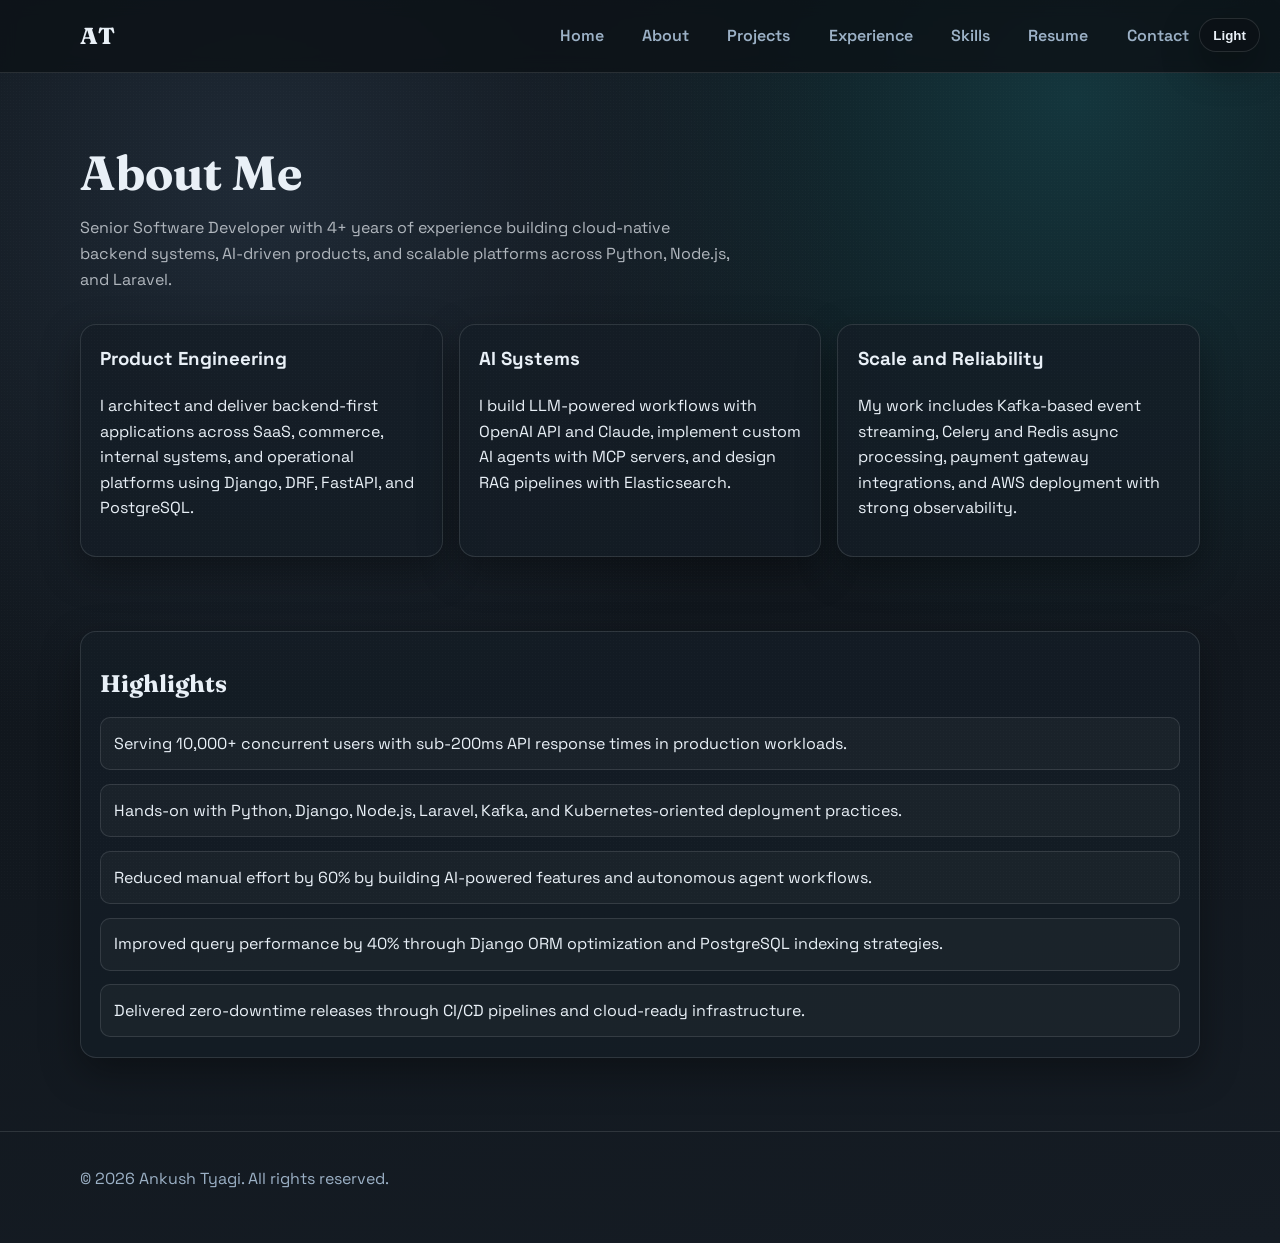
<file: about.html>
<!DOCTYPE html>
<html lang="en">
<head>
  <meta charset="UTF-8" />
  <meta name="viewport" content="width=device-width, initial-scale=1.0" />
  <title>About | Ankush Tyagi</title>
  <link rel="icon" type="image/png" href="./assets/profile-photo.png" />
  <link rel="apple-touch-icon" href="./assets/profile-photo.png" />
  <link rel="preconnect" href="https://fonts.googleapis.com" />
  <link rel="preconnect" href="https://fonts.gstatic.com" crossorigin />
  <link href="https://fonts.googleapis.com/css2?family=Space+Grotesk:wght@400;500;700&family=Fraunces:opsz,wght@9..144,700;9..144,800&display=swap" rel="stylesheet" />
  <link rel="stylesheet" href="./styles.css" />
</head>
<body data-page="about">
  <div class="bg-noise" aria-hidden="true"></div>
  <header class="site-header">
    <div class="container nav-wrap">
      <a class="logo" href="./index.html">AT</a>
      <button class="theme-btn" id="themeBtn" type="button" aria-label="Enable light theme">Light</button>
      <button class="menu-btn" id="menuBtn" type="button" aria-label="Open menu" aria-expanded="false">Menu</button>
      <nav id="siteNav" class="site-nav">
        <a href="./index.html" data-nav="home">Home</a>
        <a href="./about.html" data-nav="about">About</a>
        <a href="./projects.html" data-nav="projects">Projects</a>
        <a href="./experience.html" data-nav="experience">Experience</a>
        <a href="./skills.html" data-nav="skills">Skills</a>
        <a href="./resume.html" data-nav="resume">Resume</a>
        <a href="./contact.html" data-nav="contact">Contact</a>
      </nav>
    </div>
  </header>

  <main class="section">
    <div class="container">
      <div class="page-head">
        <h1 class="page-title">About Me</h1>
        <p class="page-subtitle">Senior Software Developer with 4+ years of experience building cloud-native backend systems, AI-driven products, and scalable platforms across Python, Node.js, and Laravel.</p>
      </div>

      <div class="cards three">
        <article class="card">
          <h3>Product Engineering</h3>
          <p>I architect and deliver backend-first applications across SaaS, commerce, internal systems, and operational platforms using Django, DRF, FastAPI, and PostgreSQL.</p>
        </article>
        <article class="card">
          <h3>AI Systems</h3>
          <p>I build LLM-powered workflows with OpenAI API and Claude, implement custom AI agents with MCP servers, and design RAG pipelines with Elasticsearch.</p>
        </article>
        <article class="card">
          <h3>Scale and Reliability</h3>
          <p>My work includes Kafka-based event streaming, Celery and Redis async processing, payment gateway integrations, and AWS deployment with strong observability.</p>
        </article>
      </div>

      <section class="section" style="padding-bottom: 0">
        <div class="panel">
          <h2 class="section-title">Highlights</h2>
          <ul class="list">
            <li>Serving 10,000+ concurrent users with sub-200ms API response times in production workloads.</li>
            <li>Hands-on with Python, Django, Node.js, Laravel, Kafka, and Kubernetes-oriented deployment practices.</li>
            <li>Reduced manual effort by 60% by building AI-powered features and autonomous agent workflows.</li>
            <li>Improved query performance by 40% through Django ORM optimization and PostgreSQL indexing strategies.</li>
            <li>Delivered zero-downtime releases through CI/CD pipelines and cloud-ready infrastructure.</li>
          </ul>
        </div>
      </section>
    </div>
  </main>

  <footer class="site-footer">
    <div class="container">
      <p>© <span id="year"></span> Ankush Tyagi. All rights reserved.</p>
    </div>
  </footer>

  <script src="./script.js"></script>
</body>
</html>
</file>
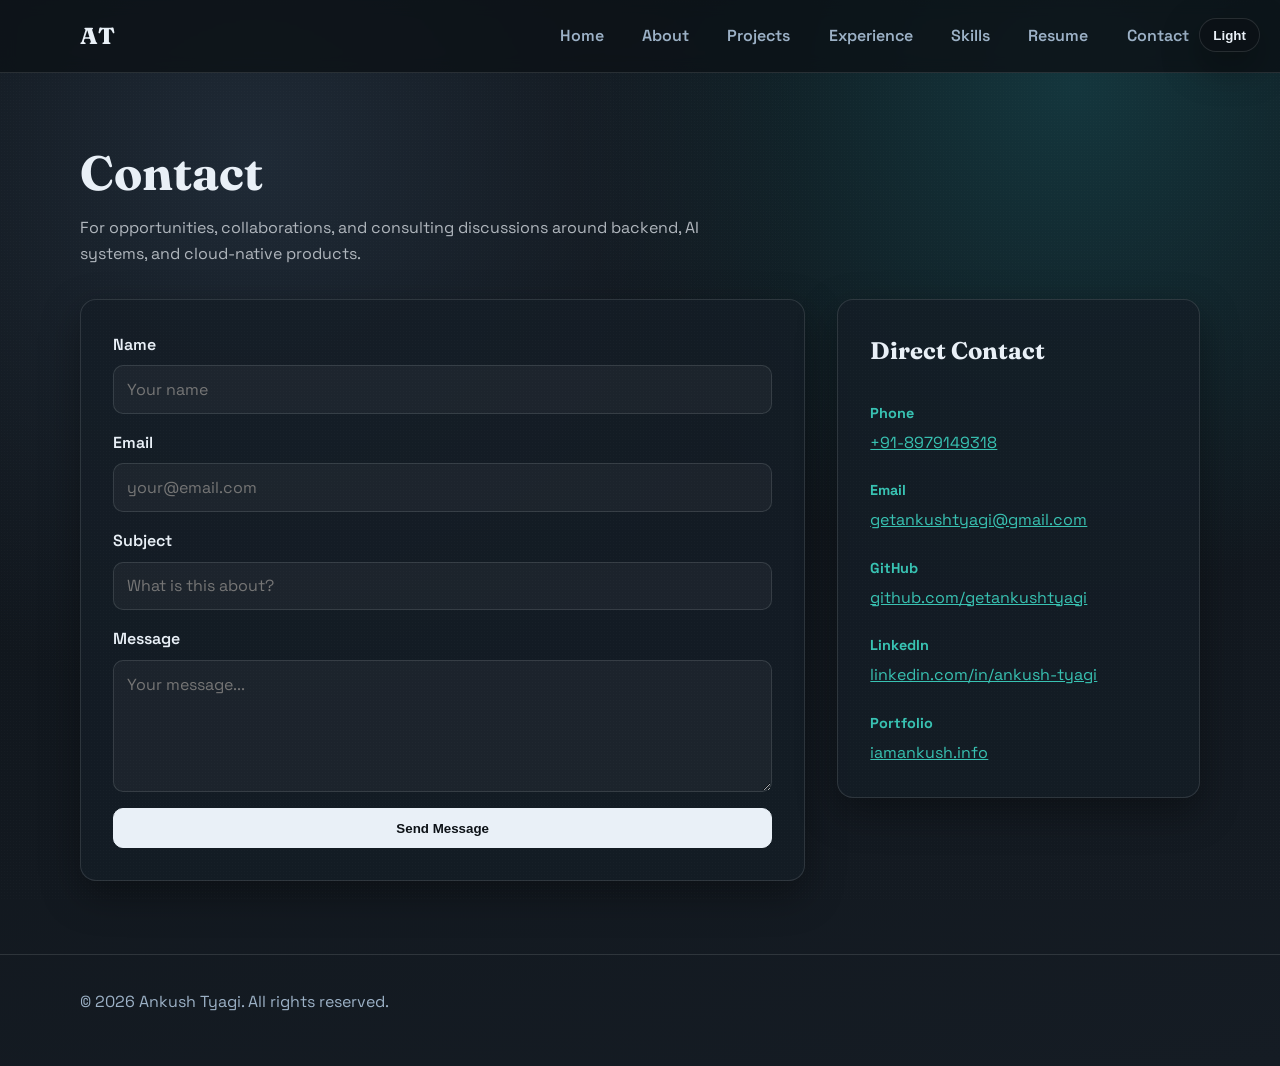
<file: contact.html>
<!DOCTYPE html>
<html lang="en">
<head>
  <meta charset="UTF-8" />
  <meta name="viewport" content="width=device-width, initial-scale=1.0" />
  <title>Contact | Ankush Tyagi</title>
  <link rel="icon" type="image/png" href="./assets/profile-photo.png" />
  <link rel="apple-touch-icon" href="./assets/profile-photo.png" />
  <link rel="preconnect" href="https://fonts.googleapis.com" />
  <link rel="preconnect" href="https://fonts.gstatic.com" crossorigin />
  <link href="https://fonts.googleapis.com/css2?family=Space+Grotesk:wght@400;500;700&family=Fraunces:opsz,wght@9..144,700;9..144,800&display=swap" rel="stylesheet" />
  <link rel="stylesheet" href="./styles.css" />
</head>
<body data-page="contact">
  <div class="bg-noise" aria-hidden="true"></div>
  <header class="site-header">
    <div class="container nav-wrap">
      <a class="logo" href="./index.html">AT</a>
      <button class="theme-btn" id="themeBtn" type="button" aria-label="Enable light theme">Light</button>
      <button class="menu-btn" id="menuBtn" type="button" aria-label="Open menu" aria-expanded="false">Menu</button>
      <nav id="siteNav" class="site-nav">
        <a href="./index.html" data-nav="home">Home</a>
        <a href="./about.html" data-nav="about">About</a>
        <a href="./projects.html" data-nav="projects">Projects</a>
        <a href="./experience.html" data-nav="experience">Experience</a>
        <a href="./skills.html" data-nav="skills">Skills</a>
        <a href="./resume.html" data-nav="resume">Resume</a>
        <a href="./contact.html" data-nav="contact">Contact</a>
      </nav>
    </div>
  </header>

  <main class="section">
    <div class="container">
      <div class="page-head">
        <h1 class="page-title">Contact</h1>
        <p class="page-subtitle">For opportunities, collaborations, and consulting discussions around backend, AI systems, and cloud-native products.</p>
      </div>

      <div class="contact-grid">
        <form class="contact-form" id="contactForm" name="contact" method="POST" netlify>
          <div class="form-group">
            <label for="name">Name</label>
            <input type="text" id="name" name="name" required placeholder="Your name" />
          </div>
          <div class="form-group">
            <label for="email">Email</label>
            <input type="email" id="email" name="email" required placeholder="your@email.com" />
          </div>
          <div class="form-group">
            <label for="subject">Subject</label>
            <input type="text" id="subject" name="subject" required placeholder="What is this about?" />
          </div>
          <div class="form-group">
            <label for="message">Message</label>
            <textarea id="message" name="message" rows="5" required placeholder="Your message..."></textarea>
          </div>
          <button type="submit" class="btn">Send Message</button>
        </form>

        <aside class="contact-info">
          <h2>Direct Contact</h2>
          <div class="info-group">
            <h4>Phone</h4>
            <p><a href="tel:+918979149318">+91-8979149318</a></p>
          </div>
          <div class="info-group">
            <h4>Email</h4>
            <p><a href="mailto:getankushtyagi@gmail.com">getankushtyagi@gmail.com</a></p>
          </div>
          <div class="info-group">
            <h4>GitHub</h4>
            <p><a href="https://github.com/getankushtyagi" target="_blank" rel="noreferrer">github.com/getankushtyagi</a></p>
          </div>
          <div class="info-group">
            <h4>LinkedIn</h4>
            <p><a href="https://www.linkedin.com/in/ankush-tyagi/" target="_blank" rel="noreferrer">linkedin.com/in/ankush-tyagi</a></p>
          </div>
          <div class="info-group">
            <h4>Portfolio</h4>
            <p><a href="https://www.iamankush.info/" target="_blank" rel="noreferrer">iamankush.info</a></p>
          </div>
        </aside>
      </div>
    </div>
  </main>

  <footer class="site-footer">
    <div class="container">
      <p>© <span id="year"></span> Ankush Tyagi. All rights reserved.</p>
    </div>
  </footer>

  <script src="./script.js"></script>
</body>
</html>
</file>
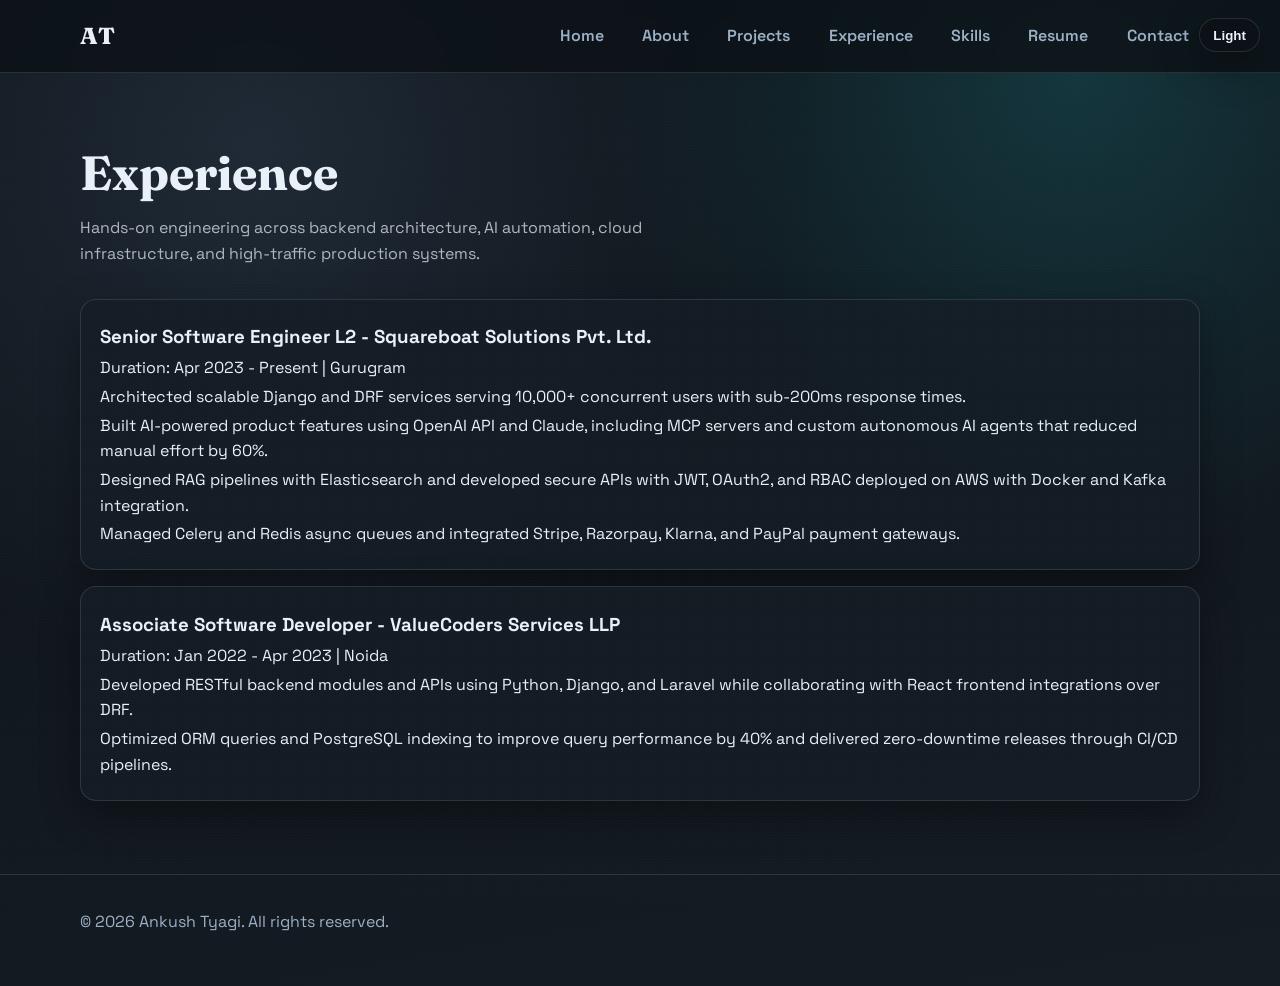
<file: experience.html>
<!DOCTYPE html>
<html lang="en">
<head>
  <meta charset="UTF-8" />
  <meta name="viewport" content="width=device-width, initial-scale=1.0" />
  <title>Experience | Ankush Tyagi</title>
  <link rel="icon" type="image/png" href="./assets/profile-photo.png" />
  <link rel="apple-touch-icon" href="./assets/profile-photo.png" />
  <link rel="preconnect" href="https://fonts.googleapis.com" />
  <link rel="preconnect" href="https://fonts.gstatic.com" crossorigin />
  <link href="https://fonts.googleapis.com/css2?family=Space+Grotesk:wght@400;500;700&family=Fraunces:opsz,wght@9..144,700;9..144,800&display=swap" rel="stylesheet" />
  <link rel="stylesheet" href="./styles.css" />
</head>
<body data-page="experience">
  <div class="bg-noise" aria-hidden="true"></div>
  <header class="site-header">
    <div class="container nav-wrap">
      <a class="logo" href="./index.html">AT</a>
      <button class="theme-btn" id="themeBtn" type="button" aria-label="Enable light theme">Light</button>
      <button class="menu-btn" id="menuBtn" type="button" aria-label="Open menu" aria-expanded="false">Menu</button>
      <nav id="siteNav" class="site-nav">
        <a href="./index.html" data-nav="home">Home</a>
        <a href="./about.html" data-nav="about">About</a>
        <a href="./projects.html" data-nav="projects">Projects</a>
        <a href="./experience.html" data-nav="experience">Experience</a>
        <a href="./skills.html" data-nav="skills">Skills</a>
        <a href="./resume.html" data-nav="resume">Resume</a>
        <a href="./contact.html" data-nav="contact">Contact</a>
      </nav>
    </div>
  </header>

  <main class="section">
    <div class="container">
      <div class="page-head">
        <h1 class="page-title">Experience</h1>
        <p class="page-subtitle">Hands-on engineering across backend architecture, AI automation, cloud infrastructure, and high-traffic production systems.</p>
      </div>

      <div class="timeline">
        <article class="panel timeline-item">
          <h3>Senior Software Engineer L2 - Squareboat Solutions Pvt. Ltd.</h3>
          <p>Duration: Apr 2023 - Present | Gurugram</p>
          <p>Architected scalable Django and DRF services serving 10,000+ concurrent users with sub-200ms response times.</p>
          <p>Built AI-powered product features using OpenAI API and Claude, including MCP servers and custom autonomous AI agents that reduced manual effort by 60%.</p>
          <p>Designed RAG pipelines with Elasticsearch and developed secure APIs with JWT, OAuth2, and RBAC deployed on AWS with Docker and Kafka integration.</p>
          <p>Managed Celery and Redis async queues and integrated Stripe, Razorpay, Klarna, and PayPal payment gateways.</p>
        </article>
        <article class="panel timeline-item">
          <h3>Associate Software Developer - ValueCoders Services LLP</h3>
          <p>Duration: Jan 2022 - Apr 2023 | Noida</p>
          <p>Developed RESTful backend modules and APIs using Python, Django, and Laravel while collaborating with React frontend integrations over DRF.</p>
          <p>Optimized ORM queries and PostgreSQL indexing to improve query performance by 40% and delivered zero-downtime releases through CI/CD pipelines.</p>
        </article>
      </div>
    </div>
  </main>

  <footer class="site-footer">
    <div class="container">
      <p>© <span id="year"></span> Ankush Tyagi. All rights reserved.</p>
    </div>
  </footer>

  <script src="./script.js"></script>
</body>
</html>
</file>
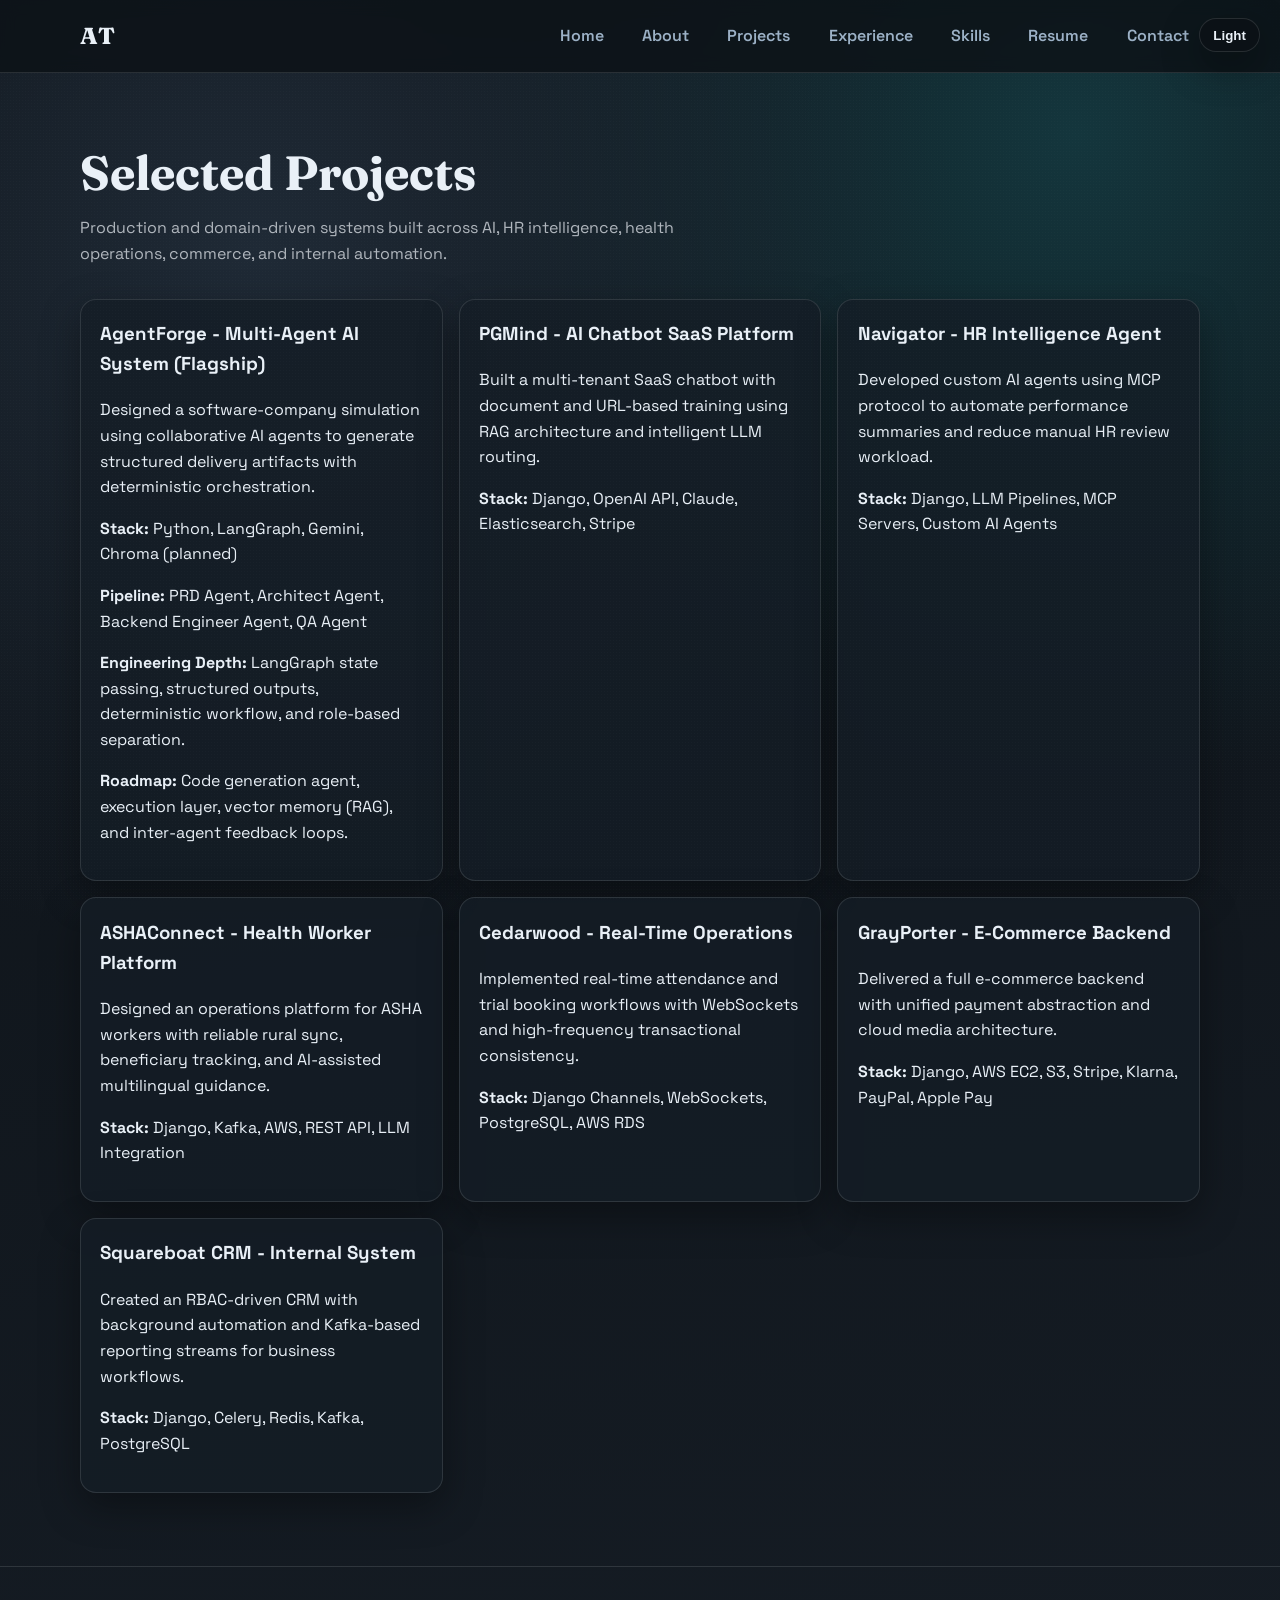
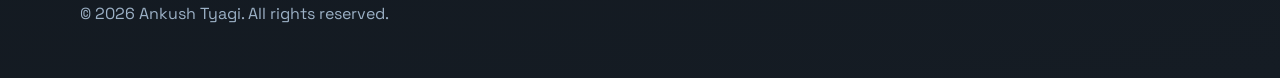
<file: projects.html>
<!DOCTYPE html>
<html lang="en">
<head>
  <meta charset="UTF-8" />
  <meta name="viewport" content="width=device-width, initial-scale=1.0" />
  <title>Projects | Ankush Tyagi</title>
  <link rel="icon" type="image/png" href="./assets/profile-photo.png" />
  <link rel="apple-touch-icon" href="./assets/profile-photo.png" />
  <link rel="preconnect" href="https://fonts.googleapis.com" />
  <link rel="preconnect" href="https://fonts.gstatic.com" crossorigin />
  <link href="https://fonts.googleapis.com/css2?family=Space+Grotesk:wght@400;500;700&family=Fraunces:opsz,wght@9..144,700;9..144,800&display=swap" rel="stylesheet" />
  <link rel="stylesheet" href="./styles.css" />
</head>
<body data-page="projects">
  <div class="bg-noise" aria-hidden="true"></div>
  <header class="site-header">
    <div class="container nav-wrap">
      <a class="logo" href="./index.html">AT</a>
      <button class="theme-btn" id="themeBtn" type="button" aria-label="Enable light theme">Light</button>
      <button class="menu-btn" id="menuBtn" type="button" aria-label="Open menu" aria-expanded="false">Menu</button>
      <nav id="siteNav" class="site-nav">
        <a href="./index.html" data-nav="home">Home</a>
        <a href="./about.html" data-nav="about">About</a>
        <a href="./projects.html" data-nav="projects">Projects</a>
        <a href="./experience.html" data-nav="experience">Experience</a>
        <a href="./skills.html" data-nav="skills">Skills</a>
        <a href="./resume.html" data-nav="resume">Resume</a>
        <a href="./contact.html" data-nav="contact">Contact</a>
      </nav>
    </div>
  </header>

  <main class="section">
    <div class="container">
      <div class="page-head">
        <h1 class="page-title">Selected Projects</h1>
        <p class="page-subtitle">Production and domain-driven systems built across AI, HR intelligence, health operations, commerce, and internal automation.</p>
      </div>

      <div class="cards three">
        <article class="card">
          <h3>AgentForge - Multi-Agent AI System (Flagship)</h3>
          <p>Designed a software-company simulation using collaborative AI agents to generate structured delivery artifacts with deterministic orchestration.</p>
          <p><strong>Stack:</strong> Python, LangGraph, Gemini, Chroma (planned)</p>
          <p><strong>Pipeline:</strong> PRD Agent, Architect Agent, Backend Engineer Agent, QA Agent</p>
          <p><strong>Engineering Depth:</strong> LangGraph state passing, structured outputs, deterministic workflow, and role-based separation.</p>
          <p><strong>Roadmap:</strong> Code generation agent, execution layer, vector memory (RAG), and inter-agent feedback loops.</p>
        </article>
        <article class="card">
          <h3>PGMind - AI Chatbot SaaS Platform</h3>
          <p>Built a multi-tenant SaaS chatbot with document and URL-based training using RAG architecture and intelligent LLM routing.</p>
          <p><strong>Stack:</strong> Django, OpenAI API, Claude, Elasticsearch, Stripe</p>
        </article>
        <article class="card">
          <h3>Navigator - HR Intelligence Agent</h3>
          <p>Developed custom AI agents using MCP protocol to automate performance summaries and reduce manual HR review workload.</p>
          <p><strong>Stack:</strong> Django, LLM Pipelines, MCP Servers, Custom AI Agents</p>
        </article>
        <article class="card">
          <h3>ASHAConnect - Health Worker Platform</h3>
          <p>Designed an operations platform for ASHA workers with reliable rural sync, beneficiary tracking, and AI-assisted multilingual guidance.</p>
          <p><strong>Stack:</strong> Django, Kafka, AWS, REST API, LLM Integration</p>
        </article>
        <article class="card">
          <h3>Cedarwood - Real-Time Operations</h3>
          <p>Implemented real-time attendance and trial booking workflows with WebSockets and high-frequency transactional consistency.</p>
          <p><strong>Stack:</strong> Django Channels, WebSockets, PostgreSQL, AWS RDS</p>
        </article>
        <article class="card">
          <h3>GrayPorter - E-Commerce Backend</h3>
          <p>Delivered a full e-commerce backend with unified payment abstraction and cloud media architecture.</p>
          <p><strong>Stack:</strong> Django, AWS EC2, S3, Stripe, Klarna, PayPal, Apple Pay</p>
        </article>
        <article class="card">
          <h3>Squareboat CRM - Internal System</h3>
          <p>Created an RBAC-driven CRM with background automation and Kafka-based reporting streams for business workflows.</p>
          <p><strong>Stack:</strong> Django, Celery, Redis, Kafka, PostgreSQL</p>
        </article>
      </div>
    </div>
  </main>

  <footer class="site-footer">
    <div class="container">
      <p>© <span id="year"></span> Ankush Tyagi. All rights reserved.</p>
    </div>
  </footer>

  <script src="./script.js"></script>
</body>
</html>
</file>
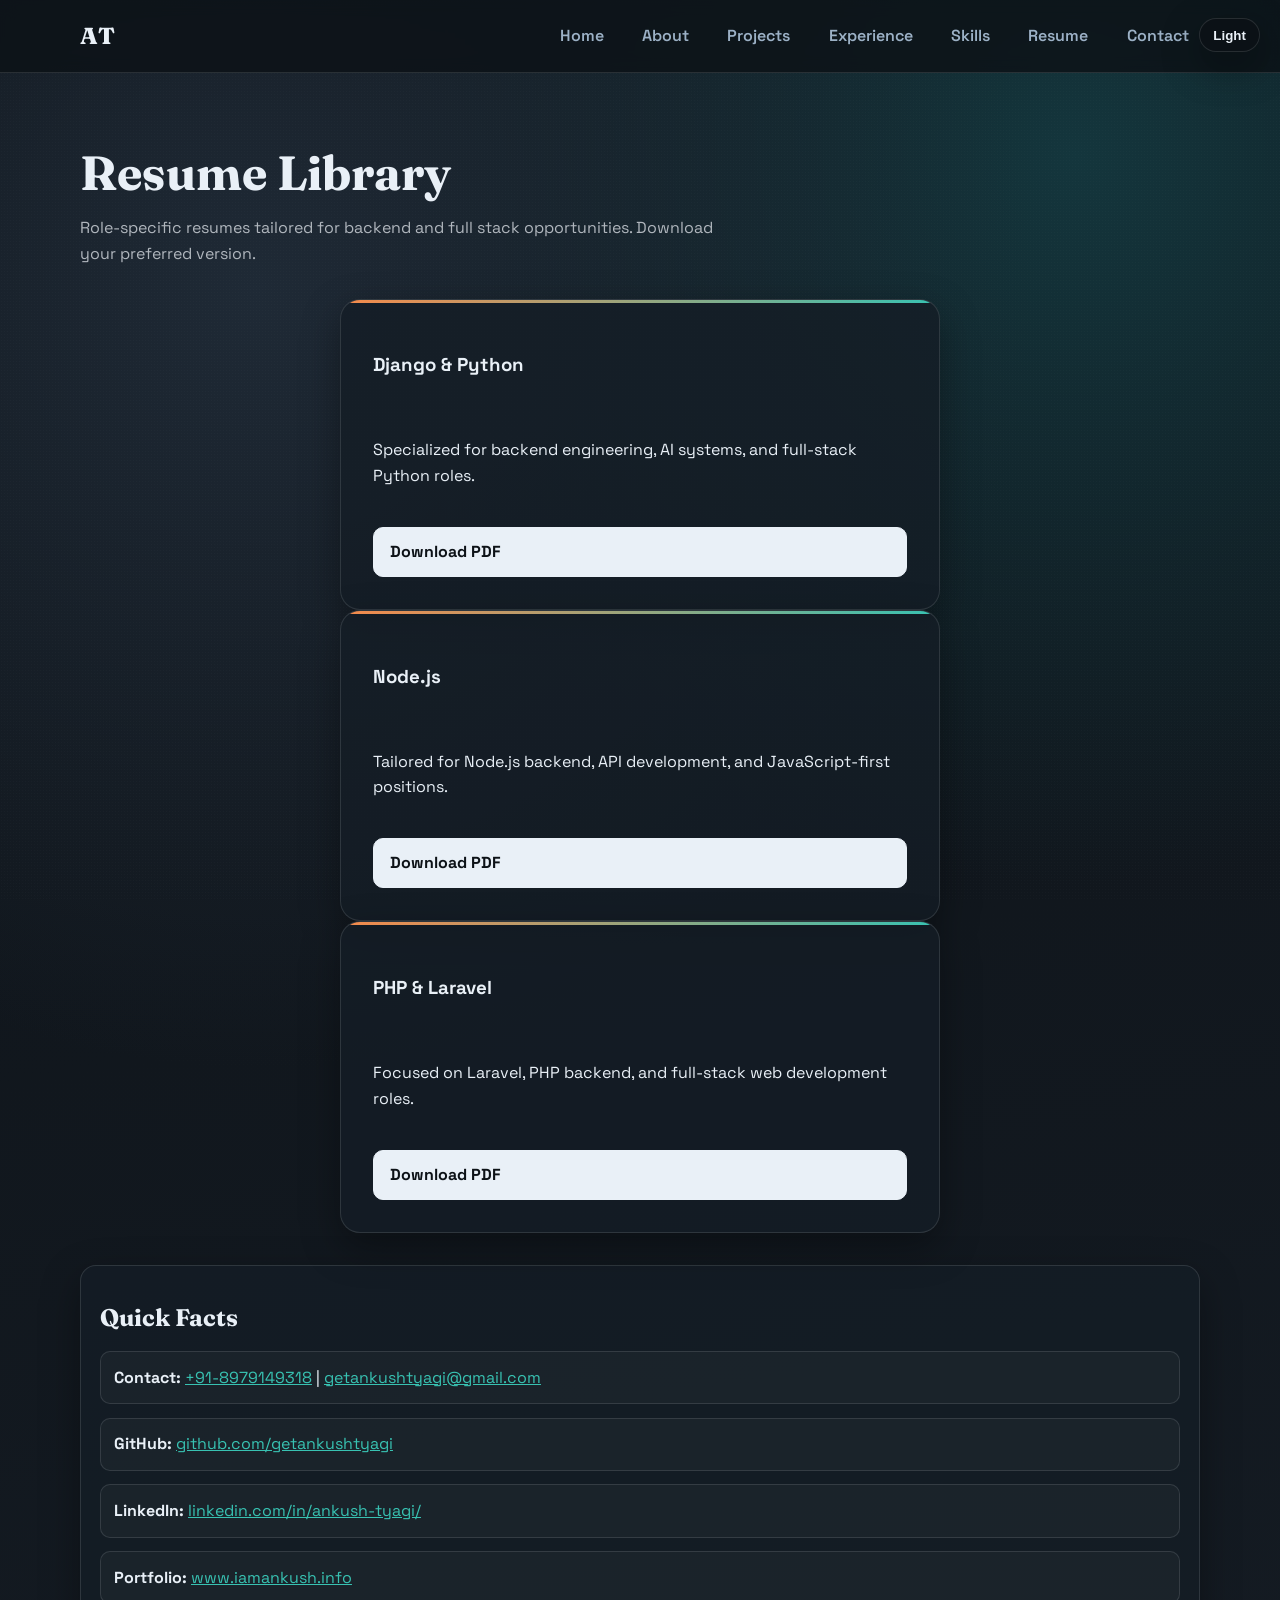
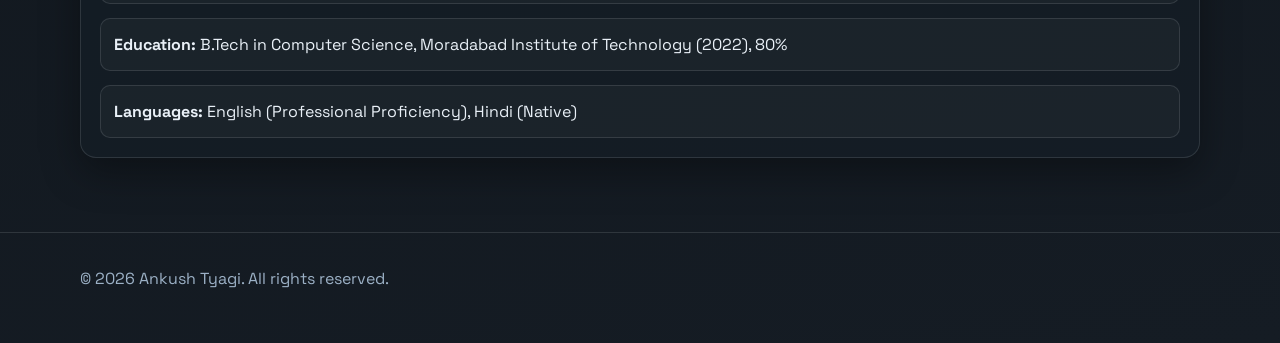
<file: resume.html>
<!DOCTYPE html>
<html lang="en">
<head>
  <meta charset="UTF-8" />
  <meta name="viewport" content="width=device-width, initial-scale=1.0" />
  <title>Resume | Ankush Tyagi</title>
  <link rel="icon" type="image/png" href="./assets/profile-photo.png" />
  <link rel="apple-touch-icon" href="./assets/profile-photo.png" />
  <link rel="preconnect" href="https://fonts.googleapis.com" />
  <link rel="preconnect" href="https://fonts.gstatic.com" crossorigin />
  <link href="https://fonts.googleapis.com/css2?family=Space+Grotesk:wght@400;500;700&family=Fraunces:opsz,wght@9..144,700;9..144,800&display=swap" rel="stylesheet" />
  <link rel="stylesheet" href="./styles.css" />
</head>
<body data-page="resume">
  <div class="bg-noise" aria-hidden="true"></div>
  <header class="site-header">
    <div class="container nav-wrap">
      <a class="logo" href="./index.html">AT</a>
      <button class="theme-btn" id="themeBtn" type="button" aria-label="Enable light theme">Light</button>
      <button class="menu-btn" id="menuBtn" type="button" aria-label="Open menu" aria-expanded="false">Menu</button>
      <nav id="siteNav" class="site-nav">
        <a href="./index.html" data-nav="home">Home</a>
        <a href="./about.html" data-nav="about">About</a>
        <a href="./projects.html" data-nav="projects">Projects</a>
        <a href="./experience.html" data-nav="experience">Experience</a>
        <a href="./skills.html" data-nav="skills">Skills</a>
        <a href="./resume.html" data-nav="resume">Resume</a>
        <a href="./contact.html" data-nav="contact">Contact</a>
      </nav>
    </div>
  </header>

  <main class="section">
    <div class="container">
      <div class="page-head">
        <h1 class="page-title">Resume Library</h1>
        <p class="page-subtitle">Role-specific resumes tailored for backend and full stack opportunities. Download your preferred version.</p>
      </div>

      <div class="resume-grid">
        <article class="resume-card">
          <h3>Django & Python</h3>
          <p>Specialized for backend engineering, AI systems, and full-stack Python roles.</p>
          <a href="/assets/Ankush_Tyagi_Resume_Django.pdf" class="btn" download>Download PDF</a>
        </article>
        <article class="resume-card">
          <h3>Node.js</h3>
          <p>Tailored for Node.js backend, API development, and JavaScript-first positions.</p>
          <a href="/assets/Ankush_Tyagi_Resume_NodeJS.pdf" class="btn" download>Download PDF</a>
        </article>
        <article class="resume-card">
          <h3>PHP & Laravel</h3>
          <p>Focused on Laravel, PHP backend, and full-stack web development roles.</p>
          <a href="/assets/Ankush_Tyagi_Resume_Laravel.pdf" class="btn" download>Download PDF</a>
        </article>
      </div>

      <div class="panel" style="margin-top: 2rem;">
        <h2 class="section-title">Quick Facts</h2>
        <ul class="list">
          <li><strong>Contact:</strong> <a href="tel:+918979149318">+91-8979149318</a> | <a href="mailto:getankushtyagi@gmail.com">getankushtyagi@gmail.com</a></li>
          <li><strong>GitHub:</strong> <a href="https://github.com/getankushtyagi" target="_blank" rel="noreferrer">github.com/getankushtyagi</a></li>
          <li><strong>LinkedIn:</strong> <a href="https://www.linkedin.com/in/ankush-tyagi/" target="_blank" rel="noreferrer">linkedin.com/in/ankush-tyagi/</a></li>
          <li><strong>Portfolio:</strong> <a href="https://www.iamankush.info/" target="_blank" rel="noreferrer">www.iamankush.info</a></li>
          <li><strong>Education:</strong> B.Tech in Computer Science, Moradabad Institute of Technology (2022), 80%</li>
          <li><strong>Languages:</strong> English (Professional Proficiency), Hindi (Native)</li>
        </ul>
      </div>
    </div>
  </main>

  <footer class="site-footer">
    <div class="container">
      <p>© <span id="year"></span> Ankush Tyagi. All rights reserved.</p>
    </div>
  </footer>

  <script src="./script.js"></script>
</body>
</html>
</file>
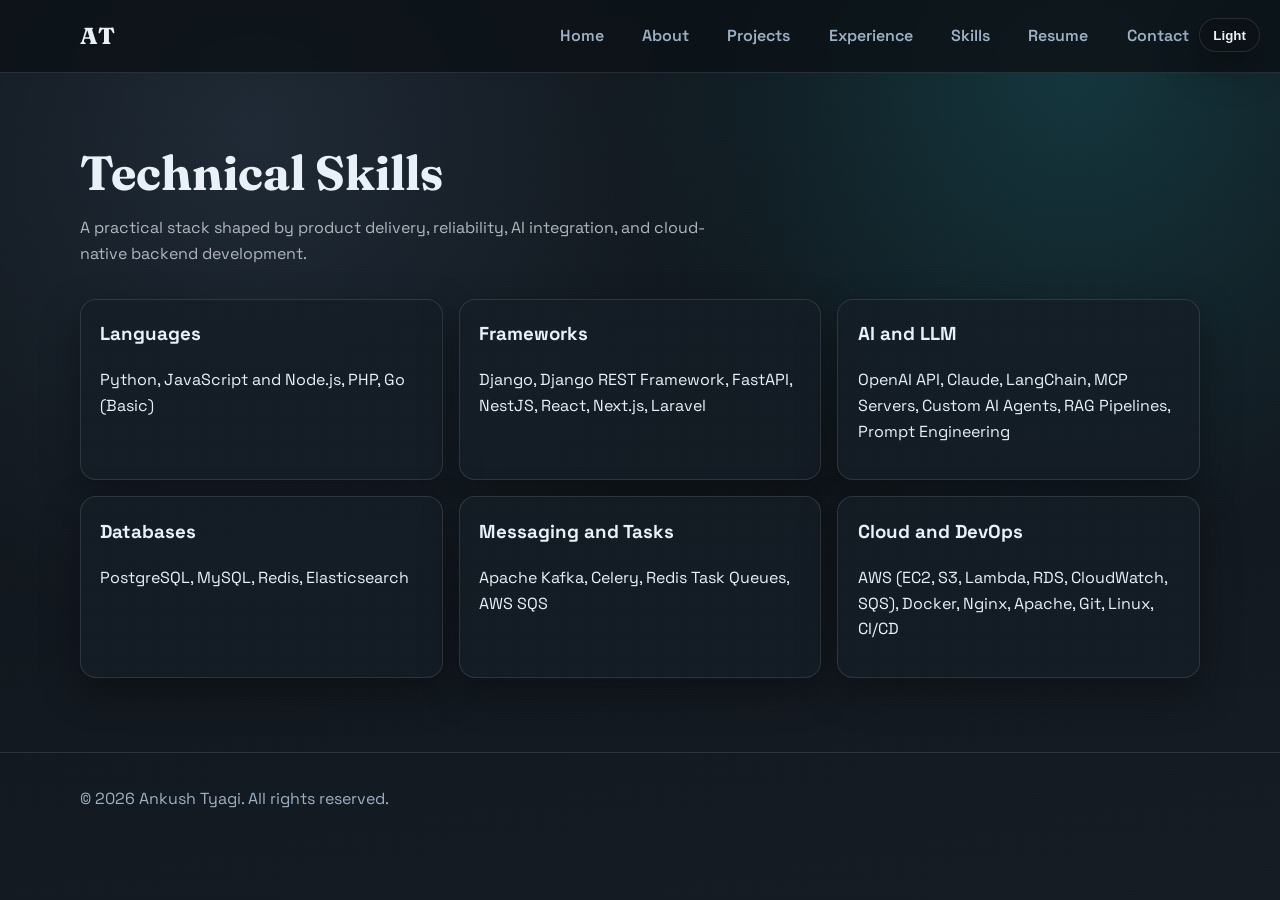
<file: skills.html>
<!DOCTYPE html>
<html lang="en">
<head>
  <meta charset="UTF-8" />
  <meta name="viewport" content="width=device-width, initial-scale=1.0" />
  <title>Skills | Ankush Tyagi</title>
  <link rel="icon" type="image/png" href="./assets/profile-photo.png" />
  <link rel="apple-touch-icon" href="./assets/profile-photo.png" />
  <link rel="preconnect" href="https://fonts.googleapis.com" />
  <link rel="preconnect" href="https://fonts.gstatic.com" crossorigin />
  <link href="https://fonts.googleapis.com/css2?family=Space+Grotesk:wght@400;500;700&family=Fraunces:opsz,wght@9..144,700;9..144,800&display=swap" rel="stylesheet" />
  <link rel="stylesheet" href="./styles.css" />
</head>
<body data-page="skills">
  <div class="bg-noise" aria-hidden="true"></div>
  <header class="site-header">
    <div class="container nav-wrap">
      <a class="logo" href="./index.html">AT</a>
      <button class="theme-btn" id="themeBtn" type="button" aria-label="Enable light theme">Light</button>
      <button class="menu-btn" id="menuBtn" type="button" aria-label="Open menu" aria-expanded="false">Menu</button>
      <nav id="siteNav" class="site-nav">
        <a href="./index.html" data-nav="home">Home</a>
        <a href="./about.html" data-nav="about">About</a>
        <a href="./projects.html" data-nav="projects">Projects</a>
        <a href="./experience.html" data-nav="experience">Experience</a>
        <a href="./skills.html" data-nav="skills">Skills</a>
        <a href="./resume.html" data-nav="resume">Resume</a>
        <a href="./contact.html" data-nav="contact">Contact</a>
      </nav>
    </div>
  </header>

  <main class="section">
    <div class="container">
      <div class="page-head">
        <h1 class="page-title">Technical Skills</h1>
        <p class="page-subtitle">A practical stack shaped by product delivery, reliability, AI integration, and cloud-native backend development.</p>
      </div>

      <div class="cards three">
        <article class="card">
          <h3>Languages</h3>
          <p>Python, JavaScript and Node.js, PHP, Go (Basic)</p>
        </article>
        <article class="card">
          <h3>Frameworks</h3>
          <p>Django, Django REST Framework, FastAPI, NestJS, React, Next.js, Laravel</p>
        </article>
        <article class="card">
          <h3>AI and LLM</h3>
          <p>OpenAI API, Claude, LangChain, MCP Servers, Custom AI Agents, RAG Pipelines, Prompt Engineering</p>
        </article>
        <article class="card">
          <h3>Databases</h3>
          <p>PostgreSQL, MySQL, Redis, Elasticsearch</p>
        </article>
        <article class="card">
          <h3>Messaging and Tasks</h3>
          <p>Apache Kafka, Celery, Redis Task Queues, AWS SQS</p>
        </article>
        <article class="card">
          <h3>Cloud and DevOps</h3>
          <p>AWS (EC2, S3, Lambda, RDS, CloudWatch, SQS), Docker, Nginx, Apache, Git, Linux, CI/CD</p>
        </article>
      </div>
    </div>
  </main>

  <footer class="site-footer">
    <div class="container">
      <p>© <span id="year"></span> Ankush Tyagi. All rights reserved.</p>
    </div>
  </footer>

  <script src="./script.js"></script>
</body>
</html>
</file>
<file: styles.css>
:root {
  --bg: #0d1217;
  --bg-deep: #151c24;
  --ink: #e9f0f7;
  --muted: #9cb1c6;
  --accent: #f58a4b;
  --accent-2: #38c2b2;
  --card: rgba(20, 29, 38, 0.8);
  --line: rgba(233, 240, 247, 0.12);
  --shadow: 0 14px 38px rgba(0, 0, 0, 0.35);
  --header-bg: rgba(13, 18, 23, 0.84);
  --nav-hover-bg: rgba(255, 255, 255, 0.08);
  --mobile-nav-bg: #1a232d;
  --glow-1: #1f2a36;
  --glow-2: #14363d;
}

body.theme-light {
  --bg: #f5f1e8;
  --bg-deep: #ead8ba;
  --ink: #1f1a17;
  --muted: #3f3832;
  --accent: #e86a33;
  --accent-2: #0f8b8d;
  --card: rgba(255, 250, 242, 0.82);
  --line: rgba(31, 26, 23, 0.14);
  --shadow: 0 12px 40px rgba(52, 36, 22, 0.12);
  --header-bg: rgba(245, 241, 232, 0.92);
  --nav-hover-bg: rgba(31, 26, 23, 0.08);
  --mobile-nav-bg: rgba(255, 250, 242, 0.98);
  --glow-1: #fff6e9;
  --glow-2: #d7f3ef;
}

* {
  box-sizing: border-box;
}

html {
  scroll-behavior: smooth;
  overflow-x: clip;
}

section[id] {
  scroll-margin-top: 92px;
}

body {
  margin: 0;
  font-family: "Space Grotesk", sans-serif;
  color: var(--ink);
  background: radial-gradient(circle at 20% 15%, var(--glow-1) 0%, transparent 40%),
    radial-gradient(circle at 84% 8%, var(--glow-2) 0%, transparent 35%),
    linear-gradient(170deg, var(--bg), var(--bg-deep));
  min-height: 100vh;
  line-height: 1.6;
}

a {
  color: var(--accent-2);
}

a:hover {
  color: var(--ink);
}

.bg-noise {
  position: fixed;
  inset: 0;
  pointer-events: none;
  opacity: 0.18;
  background-image: radial-gradient(rgba(255, 255, 255, 0.1) 0.5px, transparent 0.5px);
  background-size: 3px 3px;
}

.container {
  width: min(1120px, 92%);
  margin: 0 auto;
}

.site-header {
  position: sticky;
  top: 0;
  z-index: 40;
  backdrop-filter: blur(8px);
  background: var(--header-bg);
  border-bottom: 1px solid var(--line);
}

.nav-wrap {
  display: flex;
  align-items: center;
  justify-content: space-between;
  min-height: 72px;
}

.logo {
  font-family: "Fraunces", serif;
  text-decoration: none;
  font-weight: 800;
  letter-spacing: 1px;
  color: var(--ink);
  font-size: 1.45rem;
}

.site-nav {
  display: flex;
  gap: 1rem;
  align-items: center;
}

.site-nav a {
  text-decoration: none;
  color: var(--muted);
  font-weight: 600;
  padding: 0.45rem 0.7rem;
  border-radius: 10px;
  transition: all 0.2s ease;
  display: inline-flex;
  align-items: center;
  gap: 5px;
}

.ni {
  display: inline-flex;
  align-items: center;
  flex-shrink: 0;
  opacity: 0.7;
  transition: opacity 0.2s ease;
}

.ni svg {
  width: 14px;
  height: 14px;
  stroke: currentColor;
  fill: none;
  stroke-width: 2;
  stroke-linecap: round;
  stroke-linejoin: round;
}

.site-nav a:hover .ni,
.site-nav a.active .ni {
  opacity: 1;
}

.site-nav a:hover,
.site-nav a.active {
  color: var(--ink);
  background: var(--nav-hover-bg);
}

@media (min-width: 941px) {
  .site-nav a.active {
    box-shadow: inset 0 -2px 0 var(--accent);
  }
}

.menu-btn {
  display: none;
  border: 1px solid var(--line);
  background: var(--nav-hover-bg);
  padding: 0.5rem 0.8rem;
  border-radius: 8px;
  font-weight: 600;
  color: var(--ink);
}

.theme-btn {
  position: fixed;
  right: 20px;
  bottom: 20px;
  z-index: 60;
  border: 1px solid var(--line);
  background: var(--header-bg);
  color: var(--ink);
  padding: 0.52rem 0.82rem;
  border-radius: 999px;
  font-weight: 700;
  box-shadow: var(--shadow);
  backdrop-filter: blur(8px);
}

.theme-btn:hover {
  background: var(--nav-hover-bg);
}

.section {
  padding: 4.6rem 0;
}

.hero {
  padding-top: 5.2rem;
  position: relative;
  overflow: clip;
}

.hero-orb {
  position: absolute;
  border-radius: 50%;
  filter: blur(72px);
  pointer-events: none;
  animation: orb-float 9s ease-in-out infinite alternate;
  z-index: 0;
}

.hero-orb-1 {
  width: 420px;
  height: 420px;
  background: radial-gradient(circle, var(--accent), transparent 70%);
  opacity: 0.11;
  top: -100px;
  right: -60px;
}

.hero-orb-2 {
  width: 300px;
  height: 300px;
  background: radial-gradient(circle, var(--accent-2), transparent 70%);
  opacity: 0.09;
  bottom: 0;
  left: -60px;
  animation-delay: -4.5s;
}

.hero-grid {
  display: grid;
  grid-template-columns: 1.3fr 1fr;
  gap: 2.2rem;
  align-items: center;
  position: relative;
  z-index: 1;
}

.eyebrow {
  margin: 0;
  color: var(--accent-2);
  font-weight: 700;
  letter-spacing: 1.5px;
}

.hero-title,
.page-title,
.section-title {
  font-family: "Fraunces", serif;
  line-height: 1.1;
}

.hero-title {
  font-size: clamp(2.1rem, 5vw, 4.2rem);
  margin: 0.7rem 0 1rem;
}

.hero-sub,
.page-subtitle {
  color: color-mix(in srgb, var(--ink) 74%, var(--bg));
  max-width: 65ch;
}

.hero-actions {
  display: flex;
  gap: 0.9rem;
  margin-top: 1.4rem;
}

.btn {
  text-decoration: none;
  color: #0d1217 !important;
  background: #e9f0f7;
  border: 1px solid #e9f0f7;
  padding: 0.7rem 1rem;
  border-radius: 10px;
  font-weight: 700;
  transition: transform 0.25s ease, box-shadow 0.25s ease, background 0.25s ease, color 0.25s ease;
  position: relative;
  overflow: hidden;
}

.btn::after {
  content: "";
  position: absolute;
  inset: 0;
  background: linear-gradient(105deg, transparent 30%, rgba(255, 255, 255, 0.3) 50%, transparent 70%);
  transform: translateX(-120%);
  transition: transform 0.5s ease;
  pointer-events: none;
}

.btn:hover {
  transform: translateY(-2px);
  box-shadow: 0 6px 20px rgba(0, 0, 0, 0.2);
  color: #0d1217 !important;
}

.btn:hover::after {
  transform: translateX(120%);
}

.btn-ghost {
  background: transparent;
  color: var(--ink) !important;
}

.btn-ghost:hover {
  background: var(--nav-hover-bg);
  color: var(--ink) !important;
}

.hero-card,
.card,
.panel {
  border: 1px solid var(--line);
  border-radius: 16px;
  background: var(--card);
  box-shadow: var(--shadow);
  padding: 1.2rem;
  transition: transform 0.28s cubic-bezier(0.25, 1, 0.5, 1), box-shadow 0.28s ease, border-color 0.28s ease;
}

.card:hover {
  transform: translateY(-5px) scale(1.01);
  box-shadow: 0 24px 56px rgba(0, 0, 0, 0.45);
  border-color: rgba(56, 194, 178, 0.4);
}

.hero-card:hover {
  transform: translateY(-3px);
  box-shadow: 0 24px 56px rgba(0, 0, 0, 0.4), 0 0 0 1px rgba(56, 194, 178, 0.25);
}

.panel:hover {
  transform: translateX(5px);
  border-left: 3px solid var(--accent);
  box-shadow: 0 20px 48px rgba(0, 0, 0, 0.4);
}

.hero-card h2 {
  margin-top: 0;
  font-family: "Fraunces", serif;
}

.hero-card ul {
  margin: 0;
  padding-left: 1.2rem;
}

.cards {
  display: grid;
  gap: 1rem;
}

.cards.three {
  grid-template-columns: repeat(3, minmax(0, 1fr));
}

.card h3 {
  margin-top: 0;
}

.project-card {
  max-height: 430px;
  overflow: auto;
  padding-right: 0.75rem;
  color: var(--ink);
}

.project-card::-webkit-scrollbar {
  width: 7px;
}

.project-card::-webkit-scrollbar-track {
  background: rgba(233, 240, 247, 0.05);
  border-radius: 999px;
}

.project-card::-webkit-scrollbar-thumb {
  background: var(--accent-2);
  border-radius: 999px;
  transition: background 0.2s ease;
}

.project-card::-webkit-scrollbar-thumb:hover {
  background: var(--accent);
}

body.theme-light .project-card::-webkit-scrollbar-track {
  background: rgba(31, 26, 23, 0.05);
}

body.theme-light .project-card::-webkit-scrollbar-thumb {
  background: var(--accent-2);
}

.page-head {
  margin-bottom: 2rem;
}

.page-title {
  margin: 0;
  font-size: clamp(1.8rem, 4vw, 3rem);
}

.list {
  list-style: none;
  padding: 0;
  margin: 0;
  display: grid;
  gap: 0.85rem;
}

.list li {
  padding: 0.8rem;
  border: 1px solid var(--line);
  border-radius: 10px;
  background: rgba(255, 255, 255, 0.03);
}

.timeline {
  display: grid;
  gap: 1rem;
}

.timeline-item h3,
.timeline-item p {
  margin: 0.2rem 0;
}

.url-shortener {
  background: linear-gradient(135deg, rgba(56, 194, 178, 0.15), rgba(245, 138, 75, 0.12));
  border: 1.5px solid rgba(56, 194, 178, 0.4);
  border-radius: 20px;
  padding: 2.4rem;
  margin: 0;
  text-align: center;
  position: relative;
  overflow: hidden;
}

.url-shortener::before {
  content: "";
  position: absolute;
  top: -50%;
  right: -50%;
  width: 500px;
  height: 500px;
  background: radial-gradient(circle, rgba(56, 194, 178, 0.15), transparent 70%);
  border-radius: 50%;
  pointer-events: none;
}

.url-shortener::after {
  content: "";
  position: absolute;
  bottom: -30%;
  left: -20%;
  width: 400px;
  height: 400px;
  background: radial-gradient(circle, rgba(245, 138, 75, 0.1), transparent 70%);
  border-radius: 50%;
  pointer-events: none;
}

.url-shortener-badge {
  display: inline-flex;
  align-items: center;
  gap: 0.5rem;
  background: rgba(245, 138, 75, 0.15);
  border: 1px solid rgba(245, 138, 75, 0.35);
  color: var(--accent);
  padding: 0.38rem 0.9rem;
  border-radius: 999px;
  font-size: 0.85rem;
  font-weight: 700;
  letter-spacing: 0.5px;
  margin-bottom: 0.8rem;
  position: relative;
  z-index: 1;
}

.url-shortener h2 {
  font-family: "Fraunces", serif;
  font-size: 2rem;
  margin: 0.8rem 0 0.5rem;
  color: var(--ink);
  position: relative;
  z-index: 1;
  opacity: 1;
}

.url-shortener p {
  color: var(--muted);
  max-width: 600px;
  margin: 0.8rem auto 1.6rem;
  font-size: 1.05rem;
  position: relative;
  z-index: 1;
}

.url-shortener-url {
  display: inline-block;
  background: linear-gradient(135deg, var(--accent), var(--accent-2));
  color: #0d1217;
  padding: 0.7rem 1.8rem;
  border-radius: 12px;
  font-weight: 700;
  font-size: 1.15rem;
  text-decoration: none;
  transition: transform 0.25s ease, box-shadow 0.25s ease;
  position: relative;
  z-index: 1;
  box-shadow: 0 8px 24px rgba(56, 194, 178, 0.25);
}

.url-shortener-url:hover {
  transform: translateY(-3px);
  box-shadow: 0 12px 32px rgba(56, 194, 178, 0.35);
}

body.theme-light .url-shortener {
  background: linear-gradient(135deg, rgba(15, 139, 141, 0.12), rgba(232, 106, 51, 0.1));
  border-color: rgba(15, 139, 141, 0.35);
}

section:has(.url-shortener) {
  padding: 1.5rem 0;
}

.url-shortener.reveal {
  opacity: 1;
  transform: none;
}

.tools-grid {
  display: grid;
  gap: 1.5rem;
  grid-template-columns: repeat(auto-fit, minmax(340px, 1fr));
  margin-top: 2rem;
}

.tool-card {
  border: 1.5px solid rgba(56, 194, 178, 0.25);
  background: rgba(20, 29, 38, 0.4);
  border-radius: 18px;
  padding: 2rem;
  position: relative;
  overflow: hidden;
  transition: transform 0.3s cubic-bezier(0.25, 1, 0.5, 1), box-shadow 0.3s ease, border-color 0.3s ease;
  display: flex;
  flex-direction: column;
  gap: 1rem;
  height: 460px;
}

.tool-card::before {
  content: "";
  position: absolute;
  top: -50%;
  right: -50%;
  width: 450px;
  height: 450px;
  background: radial-gradient(circle, rgba(56, 194, 178, 0.12), transparent 70%);
  border-radius: 50%;
  pointer-events: none;
}

.tool-card::after {
  content: "";
  position: absolute;
  bottom: -30%;
  left: -20%;
  width: 350px;
  height: 350px;
  background: radial-gradient(circle, rgba(245, 138, 75, 0.08), transparent 70%);
  border-radius: 50%;
  pointer-events: none;
}

.tool-card:hover {
  transform: translateY(-8px);
  box-shadow: 0 20px 48px rgba(56, 194, 178, 0.2);
  border-color: rgba(56, 194, 178, 0.5);
}

.tool-card h3 {
  margin: 0.5rem 0 0;
  font-family: "Fraunces", serif;
  font-size: 1.45rem;
  color: var(--ink);
  position: relative;
  z-index: 1;
}

.tool-card p {
  color: var(--muted);
  margin: 0;
  font-size: 0.98rem;
  line-height: 1.6;
  position: relative;
  z-index: 1;
}

.tool-body {
  flex: 1;
  min-height: 0;
  overflow-y: auto;
  padding-right: 0.5rem;
  position: relative;
  z-index: 1;
  display: flex;
  flex-direction: column;
  gap: 0.75rem;
  scrollbar-width: thin;
  scrollbar-color: rgba(56, 194, 178, 0.35) transparent;
}

.tool-body::-webkit-scrollbar {
  width: 4px;
}

.tool-body::-webkit-scrollbar-track {
  background: transparent;
}

.tool-body::-webkit-scrollbar-thumb {
  background: rgba(56, 194, 178, 0.35);
  border-radius: 4px;
}

.k8s-card .tool-body::-webkit-scrollbar-thumb {
  background: rgba(80, 150, 230, 0.4);
}

.k8s-card .tool-body {
  scrollbar-color: rgba(80, 150, 230, 0.4) transparent;
}

.kafka-card .tool-body::-webkit-scrollbar-thumb {
  background: rgba(245, 138, 75, 0.4);
}

.kafka-card .tool-body {
  scrollbar-color: rgba(245, 138, 75, 0.4) transparent;
}

.tool-badge {
  display: inline-flex;
  align-items: center;
  gap: 0.5rem;
  background: rgba(56, 194, 178, 0.15);
  border: 1px solid rgba(56, 194, 178, 0.3);
  color: var(--accent-2);
  padding: 0.4rem 0.9rem;
  border-radius: 999px;
  font-size: 0.82rem;
  font-weight: 700;
  letter-spacing: 0.4px;
  width: fit-content;
  position: relative;
  z-index: 1;
}

body.theme-light .tool-badge {
  background: rgba(15, 139, 141, 0.1);
  border-color: rgba(15, 139, 141, 0.25);
  color: var(--accent-2);
}

.tool-btn {
  display: inline-flex;
  align-items: center;
  justify-content: center;
  gap: 0.5rem;
  background: var(--accent-2);
  color: #0d1217 !important;
  border: none;
  padding: 0.72rem 1.8rem;
  border-radius: 10px;
  font-weight: 700;
  font-size: 0.96rem;
  text-decoration: none;
  transition: all 0.25s ease;
  position: relative;
  z-index: 1;
  box-shadow: 0 6px 16px rgba(56, 194, 178, 0.3);
  width: fit-content;
  margin-top: auto;
  letter-spacing: 0.3px;
}

.tool-btn:hover {
  transform: translateY(-2px);
  box-shadow: 0 10px 24px rgba(56, 194, 178, 0.4);
  color: #0d1217 !important;
  background: rgba(56, 194, 178, 0.9);
}

body.theme-light .tool-btn {
  background: var(--accent-2);
  color: #0d1217 !important;
  box-shadow: 0 4px 12px rgba(15, 139, 141, 0.25);
}

body.theme-light .tool-btn:hover {
  background: rgba(15, 139, 141, 0.9);
  box-shadow: 0 8px 20px rgba(15, 139, 141, 0.35);
  color: #0d1217 !important;
}

body.theme-light .tool-card {
  background: rgba(255, 250, 242, 0.6);
  border-color: rgba(15, 139, 141, 0.25);
}

body.theme-light .tool-card:hover {
  border-color: rgba(15, 139, 141, 0.4);
  box-shadow: 0 20px 48px rgba(15, 139, 141, 0.12);
}

/* Kafka card */
.kafka-card {
  border-color: rgba(245, 138, 75, 0.3);
}

.kafka-card::before {
  background: radial-gradient(circle, rgba(245, 138, 75, 0.12), transparent 70%);
}

.kafka-card::after {
  background: radial-gradient(circle, rgba(138, 75, 245, 0.08), transparent 70%);
}

.kafka-card:hover {
  box-shadow: 0 20px 48px rgba(245, 138, 75, 0.2);
  border-color: rgba(245, 138, 75, 0.55);
}

.kafka-badge {
  background: rgba(245, 138, 75, 0.15);
  border-color: rgba(245, 138, 75, 0.35);
  color: var(--accent);
}

body.theme-light .kafka-badge {
  background: rgba(232, 106, 51, 0.1);
  border-color: rgba(232, 106, 51, 0.28);
  color: var(--accent);
}

.kafka-concepts {
  list-style: none;
  padding: 0;
  margin: 0;
  display: flex;
  flex-direction: column;
  gap: 0.45rem;
  position: relative;
  z-index: 1;
}

.kafka-concepts li {
  color: var(--muted);
  font-size: 0.9rem;
  padding-left: 1.2rem;
  position: relative;
}

.kafka-concepts li::before {
  content: "▸";
  position: absolute;
  left: 0;
  color: var(--accent);
  font-size: 0.8rem;
}

.kafka-btn {
  background: linear-gradient(135deg, var(--accent), #e87b30);
  box-shadow: 0 6px 16px rgba(245, 138, 75, 0.35);
}

.kafka-btn:hover {
  background: linear-gradient(135deg, #e87b30, var(--accent));
  box-shadow: 0 10px 24px rgba(245, 138, 75, 0.45);
}

body.theme-light .kafka-card {
  border-color: rgba(232, 106, 51, 0.28);
}

body.theme-light .kafka-card:hover {
  border-color: rgba(232, 106, 51, 0.5);
  box-shadow: 0 20px 48px rgba(232, 106, 51, 0.15);
}

body.theme-light .kafka-btn {
  background: linear-gradient(135deg, var(--accent), #d4651e);
  box-shadow: 0 6px 16px rgba(232, 106, 51, 0.3);
}

body.theme-light .kafka-btn:hover {
  box-shadow: 0 10px 24px rgba(232, 106, 51, 0.4);
}

/* Kubernetes card */
.k8s-card {
  border-color: rgba(80, 150, 230, 0.3);
}

.k8s-card::before {
  background: radial-gradient(circle, rgba(80, 150, 230, 0.12), transparent 70%);
}

.k8s-card::after {
  background: radial-gradient(circle, rgba(56, 194, 178, 0.08), transparent 70%);
}

.k8s-card:hover {
  box-shadow: 0 20px 48px rgba(80, 150, 230, 0.2);
  border-color: rgba(80, 150, 230, 0.55);
}

.k8s-badge {
  background: rgba(80, 150, 230, 0.15);
  border-color: rgba(80, 150, 230, 0.35);
  color: #7db8f5;
}

body.theme-light .k8s-badge {
  background: rgba(37, 99, 190, 0.1);
  border-color: rgba(37, 99, 190, 0.28);
  color: #2563be;
}

.k8s-concepts li::before {
  color: #7db8f5;
}

body.theme-light .k8s-concepts li::before {
  color: #2563be;
}

.k8s-btn {
  background: linear-gradient(135deg, #5096e6, #2d6fcc);
  box-shadow: 0 6px 16px rgba(80, 150, 230, 0.35);
  color: #fff !important;
}

.k8s-btn:hover {
  background: linear-gradient(135deg, #2d6fcc, #5096e6);
  box-shadow: 0 10px 24px rgba(80, 150, 230, 0.45);
  color: #fff !important;
}

body.theme-light .k8s-card {
  border-color: rgba(37, 99, 190, 0.25);
}

body.theme-light .k8s-card:hover {
  border-color: rgba(37, 99, 190, 0.45);
  box-shadow: 0 20px 48px rgba(37, 99, 190, 0.15);
}

body.theme-light .k8s-btn {
  background: linear-gradient(135deg, #2563be, #1a4fa0);
  box-shadow: 0 6px 16px rgba(37, 99, 190, 0.3);
  color: #fff !important;
}

body.theme-light .k8s-btn:hover {
  box-shadow: 0 10px 24px rgba(37, 99, 190, 0.4);
}

.site-footer {
  border-top: 1px solid var(--line);
  padding: 1.1rem 0 2.2rem;
  color: var(--muted);
}

/* Contact Form Styles */
.contact-grid {
  display: grid;
  grid-template-columns: 2fr 1fr;
  gap: 2rem;
  margin-top: 2rem;
}

.contact-form {
  display: grid;
  gap: 1rem;
  border: 1px solid var(--line);
  border-radius: 16px;
  background: var(--card);
  padding: 2rem;
  box-shadow: var(--shadow);
}

.form-group {
  display: flex;
  flex-direction: column;
  gap: 0.5rem;
}

.contact-form label {
  font-weight: 600;
  color: var(--ink);
}

.contact-form input,
.contact-form textarea {
  border: 1px solid var(--line);
  background: rgba(255, 255, 255, 0.04);
  color: var(--ink);
  padding: 0.8rem;
  border-radius: 10px;
  font-family: inherit;
  font-size: 1rem;
  transition: border-color 0.2s ease;
}

body.theme-light .btn {
  color: #0d1217 !important;
  background: #e9f0f7;
}

body.theme-light .btn:hover {
  color: #0d1217 !important;
}

body.theme-light .btn-ghost {
  color: var(--ink) !important;
}

body.theme-light .btn-ghost:hover {
  color: var(--ink) !important;
}

body.theme-light .contact-form input,
body.theme-light .contact-form textarea {
  background: rgba(255, 255, 255, 0.55);
}

body.theme-light .resume-tags span {
  background: rgba(31, 26, 23, 0.05);
}

.contact-form input:focus,
.contact-form textarea:focus {
  outline: none;
  border-color: var(--accent-2);
  background: rgba(255, 255, 255, 0.07);
}

.contact-form textarea {
  resize: vertical;
  min-height: 120px;
}

.contact-info {
  display: flex;
  flex-direction: column;
  gap: 1.5rem;
  border: 1px solid var(--line);
  border-radius: 16px;
  background: var(--card);
  padding: 2rem;
  box-shadow: var(--shadow);
  height: fit-content;
}

.contact-info h2 {
  margin: 0 0 0.5rem;
  font-family: "Fraunces", serif;
  color: var(--ink);
}

.info-group {
  display: flex;
  flex-direction: column;
  gap: 0.3rem;
}

.info-group h4 {
  margin: 0;
  color: var(--accent-2);
  font-weight: 700;
  font-size: 0.9rem;
}

.info-group p {
  margin: 0;
  color: var(--muted);
}

/* Resume Cards */
.resume-grid {
  max-width: 600px;
  margin: 2rem auto 0;
}

.resume-card {
  border: 1px solid var(--line);
  border-radius: 20px;
  background: var(--card);
  padding: 2rem;
  box-shadow: var(--shadow);
  display: flex;
  flex-direction: column;
  gap: 1.4rem;
  position: relative;
  overflow: hidden;
  transition: transform 0.3s cubic-bezier(0.25, 1, 0.5, 1), box-shadow 0.3s ease;
}

.resume-card::before {
  content: "";
  position: absolute;
  top: 0;
  left: 0;
  right: 0;
  height: 3px;
  background: linear-gradient(90deg, var(--accent), var(--accent-2));
}

.resume-card:hover {
  transform: translateY(-7px);
  box-shadow: 0 32px 64px rgba(0, 0, 0, 0.5), 0 0 0 1px rgba(56, 194, 178, 0.35);
}

.resume-card-top {
  display: flex;
  align-items: center;
  justify-content: space-between;
}

.resume-badge {
  display: inline-flex;
  align-items: center;
  background: rgba(245, 138, 75, 0.14);
  border: 1px solid rgba(245, 138, 75, 0.32);
  color: var(--accent);
  padding: 0.22rem 0.75rem;
  border-radius: 999px;
  font-size: 0.78rem;
  font-weight: 700;
  letter-spacing: 0.5px;
  animation: badge-pop 0.45s cubic-bezier(0.34, 1.56, 0.64, 1) 0.5s both;
}

.resume-year {
  font-size: 0.82rem;
  color: var(--muted);
  font-weight: 500;
}

.resume-icon-row {
  display: flex;
  align-items: center;
  gap: 1rem;
}

.resume-icon {
  width: 54px;
  height: 54px;
  flex-shrink: 0;
  background: linear-gradient(135deg, rgba(56, 194, 178, 0.14), rgba(245, 138, 75, 0.08));
  border: 1px solid rgba(56, 194, 178, 0.22);
  border-radius: 14px;
  display: flex;
  align-items: center;
  justify-content: center;
  color: var(--accent-2);
}

.resume-icon svg {
  width: 26px;
  height: 26px;
}

.resume-card-title {
  margin: 0;
  font-family: "Fraunces", serif;
  font-size: 1.45rem;
  color: var(--ink);
}

.resume-card-sub {
  margin: 0.2rem 0 0;
  color: var(--muted);
  font-size: 0.88rem;
  font-weight: 500;
}

.resume-card-desc {
  color: var(--muted);
  margin: 0;
  line-height: 1.65;
}

.resume-tags {
  display: flex;
  flex-wrap: wrap;
  gap: 0.4rem;
}

.resume-tags span {
  background: rgba(255, 255, 255, 0.05);
  border: 1px solid var(--line);
  padding: 0.22rem 0.7rem;
  border-radius: 999px;
  font-size: 0.82rem;
  font-weight: 600;
  color: var(--muted);
  transition: color 0.2s ease, border-color 0.2s ease, background 0.2s ease;
}

.resume-tags span:hover {
  color: var(--accent-2);
  border-color: rgba(56, 194, 178, 0.5);
  background: rgba(56, 194, 178, 0.08);
}

.btn-download {
  display: flex;
  align-items: center;
  justify-content: center;
  gap: 0.6rem;
  background: linear-gradient(135deg, var(--accent), var(--accent-2));
  color: #0d1217 !important;
  border: none;
  padding: 0.9rem 1.6rem;
  font-size: 1rem;
  border-radius: 12px;
  font-weight: 700;
  transition: transform 0.25s ease, box-shadow 0.25s ease;
  text-decoration: none;
}

.btn-download svg {
  width: 18px;
  height: 18px;
  flex-shrink: 0;
}

.btn-download:hover {
  transform: translateY(-2px);
  box-shadow: 0 10px 28px rgba(245, 138, 75, 0.4);
  color: #0d1217 !important;
}

.btn-download::after {
  display: none;
}

#progbar {
  position: fixed;
  top: 0;
  left: 0;
  height: 3px;
  width: 0%;
  background: linear-gradient(90deg, var(--accent), var(--accent-2));
  z-index: 200;
  transition: width 0.08s linear;
  pointer-events: none;
  border-radius: 0 2px 2px 0;
}

.reveal {
  opacity: 0;
  transform: translateY(18px);
}

.panel.reveal {
  transform: translateX(-24px);
}

.reveal.in-view {
  animation: rise 0.65s cubic-bezier(0.25, 1, 0.5, 1) forwards;
}

.panel.reveal.in-view {
  animation: slide-in-left 0.65s cubic-bezier(0.25, 1, 0.5, 1) forwards;
}

.page-title.reveal,
.section-title.reveal {
  position: relative;
}

.page-title.reveal::after,
.section-title.reveal::after {
  content: "";
  display: block;
  height: 3px;
  width: 0;
  background: linear-gradient(90deg, var(--accent), var(--accent-2));
  border-radius: 2px;
  margin-top: 6px;
  transition: width 0.8s cubic-bezier(0.25, 1, 0.5, 1) 0.5s;
}

.page-title.reveal.in-view::after,
.section-title.reveal.in-view::after {
  width: 52px;
}

@keyframes rise {
  to {
    opacity: 1;
    transform: translateY(0);
  }
}

@keyframes slide-in-left {
  to {
    opacity: 1;
    transform: translateX(0);
  }
}

@keyframes orb-float {
  from { transform: translate(0, 0) scale(1); }
  to { transform: translate(22px, -30px) scale(1.04); }
}

@keyframes badge-pop {
  from { opacity: 0; transform: scale(0.72); }
  to { opacity: 1; transform: scale(1); }
}

@media (max-width: 940px) {
  .hero-orb-1 {
    width: 260px;
    height: 260px;
    top: -60px;
    right: -30px;
  }

  .hero-orb-2 {
    width: 200px;
    height: 200px;
    bottom: 0;
    left: -30px;
  }

  .hero-grid,
  .cards.three,
  .resume-grid,
  .contact-grid {
    grid-template-columns: 1fr;
  }

  .project-card {
    max-height: none;
    overflow: visible;
    padding-right: 1.2rem;
  }

  .tools-grid {
    grid-template-columns: 1fr;
    gap: 1.2rem;
  }

  .tool-card {
    padding: 1.6rem;
    height: auto;
  }

  .tool-body {
    max-height: 260px;
  }

  .url-shortener {
    padding: 1.6rem;
    margin: 0;
  }

  .url-shortener h2 {
    font-size: 1.6rem;
  }

  .url-shortener-url {
    font-size: 1rem;
    padding: 0.6rem 1.4rem;
  }

  .site-nav {
    position: absolute;
    left: 12px;
    right: 12px;
    top: 72px;
    flex-direction: column;
    background: var(--mobile-nav-bg);
    padding: 0.7rem;
    border: 1px solid var(--line);
    border-radius: 14px;
    box-shadow: 0 8px 32px rgba(0, 0, 0, 0.3);
    display: none;
    z-index: 50;
  }

  .site-nav.open {
    display: flex;
  }

  .menu-btn {
    display: inline-flex;
  }

  .contact-form,
  .contact-info,
  .resume-card {
    padding: 1.2rem;
  }

  .contact-info {
    height: auto;
  }

  .resume-card .btn {
    width: 100%;
    text-align: center;
  }

  .btn {
    min-height: 44px;
    display: inline-flex;
    align-items: center;
    justify-content: center;
  }

  .section {
    padding: 3rem 0;
  }

  .hero {
    padding-top: 3.2rem;
  }
}

@media (max-width: 600px) {
  .theme-btn {
    right: 14px;
    bottom: 14px;
    padding: 0.48rem 0.76rem;
  }

  .hero-title {
    font-size: clamp(1.5rem, 4vw, 2.5rem);
  }

  .section-title {
    font-size: 1.6rem;
  }

  .page-title {
    font-size: 1.5rem;
  }

  .url-shortener {
    padding: 1.4rem;
    margin: 0;
  }

  .url-shortener h2 {
    font-size: 1.35rem;
  }

  .url-shortener-badge {
    font-size: 0.75rem;
    padding: 0.3rem 0.7rem;
  }

  .url-shortener-url {
    font-size: 0.95rem;
    padding: 0.55rem 1.2rem;
    width: 100%;
    display: inline-flex;
    justify-content: center;
  }

  .tools-grid {
    gap: 1rem;
  }

  .tool-card {
    padding: 1.4rem;
    height: auto;
  }

  .tool-card h3 {
    font-size: 1.25rem;
  }

  .tool-btn {
    font-size: 0.9rem;
    padding: 0.6rem 1.4rem;
  }

  .contact-form,
  .contact-info {
    padding: 1rem;
  }

  .form-group {
    gap: 0.4rem;
  }

  .contact-form input,
  .contact-form textarea {
    font-size: 16px;
  }

  .btn {
    padding: 0.65rem 0.9rem;
    font-size: 0.95rem;
  }

  .page-head {
    margin-bottom: 1.4rem;
  }

  .section {
    padding: 2.2rem 0;
  }

  .cards,
  .timeline {
    gap: 0.8rem;
  }

  .cards.three {
    gap: 1rem;
  }
}

@media (prefers-reduced-motion: reduce) {
  .reveal,
  .reveal.in-view,
  .hero-orb {
    opacity: 1;
    transform: none;
    animation: none;
  }

  .page-title.reveal::after,
  .section-title.reveal::after {
    transition: none;
    width: 52px;
  }

  .btn,
  .btn::after,
  .site-nav a,
  .card,
  .panel,
  .hero-card,
  .resume-card,
  .resume-tags span {
    transition: none;
  }
}
</file>
